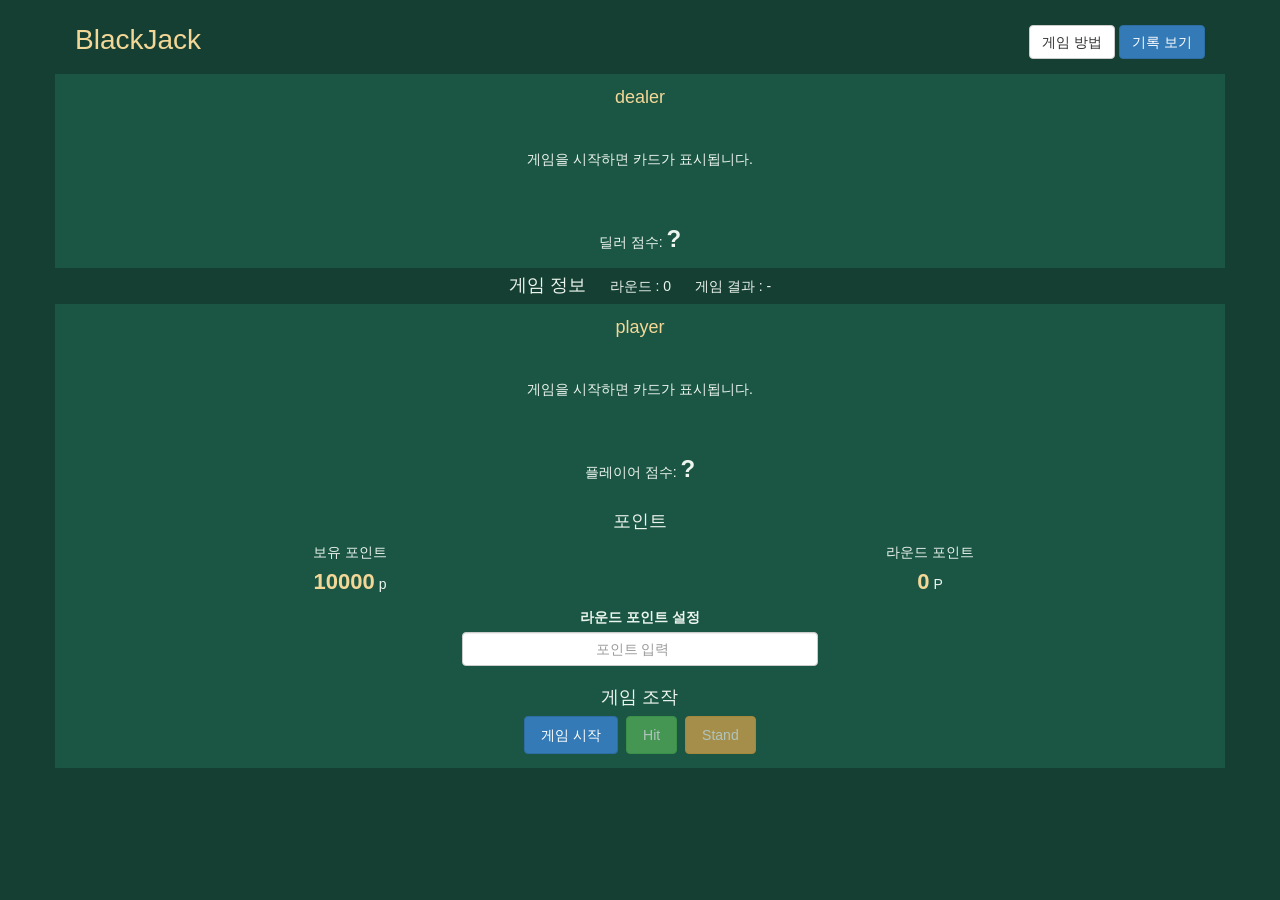
<file: src/main/webapp/index.html>
<!DOCTYPE html>
<html lang="ko">
<head>
<meta charset="UTF-8">

<!-- 모바일 화면 대응 -->
<meta name="viewport" content="width=device-width, initial-scale=1">

<!-- Bootstrap CSS -->
<link rel="stylesheet" href="https://maxcdn.bootstrapcdn.com/bootstrap/3.3.6/css/bootstrap.min.css">

<!-- 게임 화면 CSS -->
<link rel="stylesheet" href="css/style.css">

<title>Black Jack</title>
</head>
<body>
	<!-- 상단 메뉴 : 게임 제목, 게임방법, 기록 -->
	<header class="container">
    	<div class="row">
        	<div class="col-sm-6">
            	<h1>BlackJack</h1>
       		 </div>

        	<nav class="col-sm-6 text-right">
				<!-- 게임 유지하고 방법은 새 탭에서 보기 -->
            	<a href="rules.html" target="_blank" class="btn btn-default">게임 방법</a>
            	<button type="button" id="records_btn" class="btn btn-primary"
						data-toggle="modal" data-target="#records_modal">
            	기록 보기
            	</button>
        	</nav>
    	</div>
	</header>

	
	<!-- 딜러 -->
	<section class="container">
		<div class="row">
			<div class="col-sm-12 text-center">
				<h2>dealer</h2>
				
				<!-- 딜러 카드 -->
				<div id="dealer_cards">
					<p>게임을 시작하면 카드가 표시됩니다.</p>	 	
					<!-- <img src="cards/back.png"> -->
				</div>
				
				<!-- 딜러 점수 -->
				<p>
					딜러 점수:
					<span id="dealer_score">?</span>
				</p>
				
			</div>
			
		</div>
	</section>
	
	
<!-- 게임 정보 -->
<section class="container" id="game_info">
    <div class="row">
        <div class="col-sm-12 text-center">

            <h3>게임 정보</h3>

            <p>
                라운드 :
                <span id="round_count">0</span>
            </p>

            <p>
                게임 결과 :
                <span id="game_result">-</span>
            </p>

        </div>
    </div>
</section>

	
<!-- 플레이어 -->
<section class="container">
	<div class="row">
		<div class="col-sm-12 text-center">
			<h2>player</h2>
				
			<!-- 플레이어 카드 -->
			<div id="player_cards">
				<p>게임을 시작하면 카드가 표시됩니다.</p>	 	
				<!-- <img src="cards/back.png"> -->
			</div>
				
			<!-- 플레이어 점수 -->
			<p>
				플레이어 점수:
				<span id="player_score">?</span>
			</p>
				
		</div>
			
	</div>
</section>



<!-- 포인트 -->
<section class="container" id="points_info">
    <div class="row">
        <div class="col-sm-12 text-center">
            <h3>포인트</h3>
        </div>
    </div>

    <div class="row">
        <div class="col-sm-6 text-center">
            <p>보유 포인트</p>
            <span id="total_points">10000</span> p
        </div>

        <div class="col-sm-6 text-center">
            <p>라운드 포인트</p>
            <span id="round_points">0</span> P
        </div>
    </div>
	
    <!-- 포인트 입력 -->
    <div class="row">
        <div class="col-sm-4 col-sm-offset-4 text-center">
            <div class="form-group">
                <label for="point_input">라운드 포인트 설정</label>
                <input type="number"
                       id="point_input"
                       class="form-control"
                       min="1"
                       max="10000"
                       step="1"
                       placeholder="포인트 입력">
            </div>
        </div>
    </div>
</section>



	
<!-- 게임 조작 -->
<section class="container" id="game_controls">
    <div class="row">
        <div class="col-sm-12 text-center">

            <h3>게임 조작</h3>

            <button type="button" id="start_game"
                    class="btn btn-primary">
                게임 시작
            </button>

            <button type="button" id="hit_btn"
                    class="btn btn-success" disabled>
                Hit
            </button>

            <button type="button" id="stand_btn"
                    class="btn btn-warning" disabled>
                Stand
            </button>

            <!-- 포인트 없으면 종료 안내 -->
            <p id="game_message" class="text-danger"></p>

        </div>
    </div>
</section>

	
	<footer>
	
	</footer>
	<!-- 외부 Modal HTML을 불러올 위치 -->
	<div id="modal_container"></div>
	
	
<!-- jQuery -->
<script src="https://ajax.googleapis.com/ajax/libs/jquery/1.12.4/jquery.min.js"></script>

<!-- Bootstrap 3.3.6 JavaScript -->
<script src="https://maxcdn.bootstrapcdn.com/bootstrap/3.3.6/js/bootstrap.min.js"></script>

<script src="js/main.js"></script>
	
	
</body>

</html>
</file>
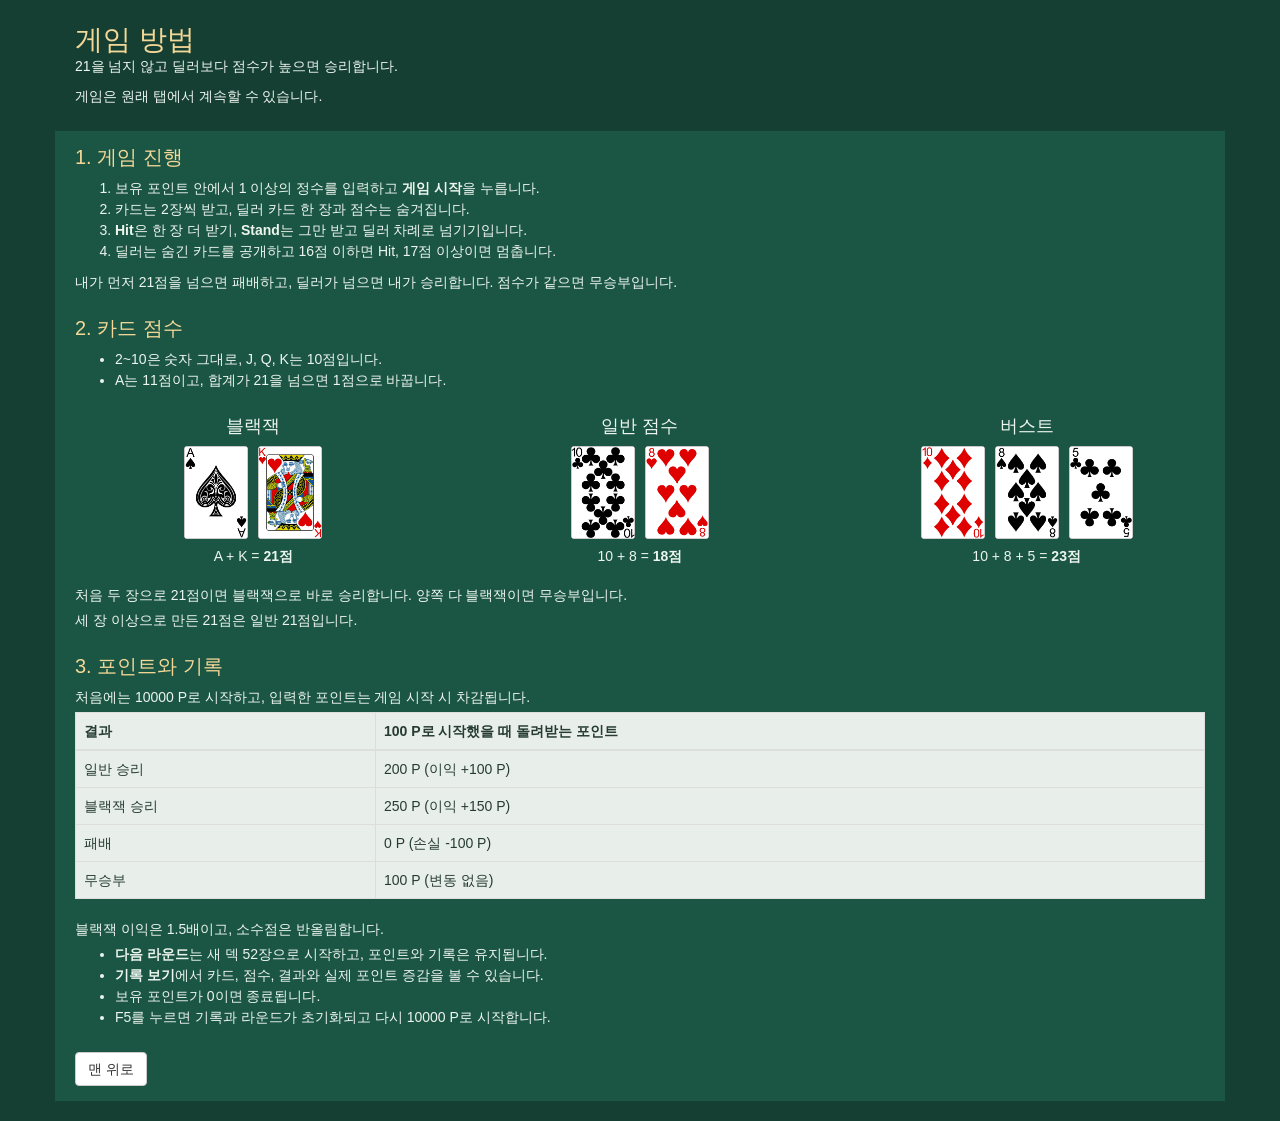
<file: src/main/webapp/rules.html>
<!DOCTYPE html>
<html lang="ko">
<head>
	<meta charset="UTF-8">
	<meta name="viewport" content="width=device-width, initial-scale=1">
	<link rel="stylesheet" href="https://maxcdn.bootstrapcdn.com/bootstrap/3.3.6/css/bootstrap.min.css">
	<link rel="stylesheet" href="css/style.css">
	<title>게임 방법</title>
</head>
<body>
	<header class="container">
		<h1>게임 방법</h1>
		<p>21을 넘지 않고 딜러보다 점수가 높으면 승리합니다.</p>
		<p>게임은 원래 탭에서 계속할 수 있습니다.</p>
	</header>

	<main class="container" id="rules_page">
		<!-- 게임 진행 -->
		<section>
			<h2>1. 게임 진행</h2>
			<ol>
				<li>보유 포인트 안에서 1 이상의 정수를 입력하고 <strong>게임 시작</strong>을 누릅니다.</li>
				<li>카드는 2장씩 받고, 딜러 카드 한 장과 점수는 숨겨집니다.</li>
				<li><strong>Hit</strong>은 한 장 더 받기, <strong>Stand</strong>는 그만 받고 딜러 차례로 넘기기입니다.</li>
				<li>딜러는 숨긴 카드를 공개하고 16점 이하면 Hit, 17점 이상이면 멈춥니다.</li>
			</ol>
			<p>내가 먼저 21점을 넘으면 패배하고, 딜러가 넘으면 내가 승리합니다. 점수가 같으면 무승부입니다.</p>
		</section>

		<!-- 카드 점수 -->
		<section>
			<h2>2. 카드 점수</h2>
			<ul>
				<li>2~10은 숫자 그대로, J, Q, K는 10점입니다.</li>
				<li>A는 11점이고, 합계가 21을 넘으면 1점으로 바꿉니다.</li>
			</ul>
			<div class="row">
				<div class="col-sm-4 rules_example">
					<h3>블랙잭</h3>
					<img src="cards/ace_of_spades.png" alt="스페이드 A">
					<img src="cards/king_of_hearts.png" alt="하트 K">
					<p>A + K = <strong>21점</strong></p>
				</div>
				<div class="col-sm-4 rules_example">
					<h3>일반 점수</h3>
					<img src="cards/10_of_clubs.png" alt="클로버 10">
					<img src="cards/8_of_hearts.png" alt="하트 8">
					<p>10 + 8 = <strong>18점</strong></p>
				</div>
				<div class="col-sm-4 rules_example">
					<h3>버스트</h3>
					<img src="cards/10_of_diamonds.png" alt="다이아몬드 10">
					<img src="cards/8_of_spades.png" alt="스페이드 8">
					<img src="cards/5_of_clubs.png" alt="클로버 5">
					<p>10 + 8 + 5 = <strong>23점</strong></p>
				</div>
			</div>
			<p>처음 두 장으로 21점이면 블랙잭으로 바로 승리합니다. 양쪽 다 블랙잭이면 무승부입니다.</p>
			<p>세 장 이상으로 만든 21점은 일반 21점입니다.</p>
		</section>

		<!-- 포인트랑 기록 -->
		<section>
			<h2>3. 포인트와 기록</h2>
			<p>처음에는 10000 P로 시작하고, 입력한 포인트는 게임 시작 시 차감됩니다.</p>
			<table class="table table-bordered">
				<thead>
					<tr>
						<th>결과</th>
						<th>100 P로 시작했을 때 돌려받는 포인트</th>
					</tr>
				</thead>
				<tbody>
					<tr>
						<td>일반 승리</td>
						<td>200 P (이익 +100 P)</td>
					</tr>
					<tr>
						<td>블랙잭 승리</td>
						<td>250 P (이익 +150 P)</td>
					</tr>
					<tr>
						<td>패배</td>
						<td>0 P (손실 -100 P)</td>
					</tr>
					<tr>
						<td>무승부</td>
						<td>100 P (변동 없음)</td>
					</tr>
				</tbody>
			</table>
			<p>블랙잭 이익은 1.5배이고, 소수점은 반올림합니다.</p>
			<ul>
				<li><strong>다음 라운드</strong>는 새 덱 52장으로 시작하고, 포인트와 기록은 유지됩니다.</li>
				<li><strong>기록 보기</strong>에서 카드, 점수, 결과와 실제 포인트 증감을 볼 수 있습니다.</li>
				<li>보유 포인트가 0이면 종료됩니다.</li>
				<li>F5를 누르면 기록과 라운드가 초기화되고 다시 10000 P로 시작합니다.</li>
			</ul>
		</section>
		<a href="#" class="btn btn-default">맨 위로</a>
	</main>
</body>
</html>
</file>
<file: src/main/webapp/css/style.css>
/* 전체 배경이랑 글자 */
body{
	margin: 0;
	padding: 0 0 20px;
	background-color: #153f33;
	color: #edf5ef;
	font-family: "맑은 고딕", 돋움, arial;
	font-size: 14px;
}

/* 제목이랑 메뉴 */
header.container{
	margin: 10px auto 0;
	padding: 15px 20px;
}

header h1{
	margin: 0;
	color: #f3d797;
	font-size: 28px;
}

/* 게임 화면 */
section.container{
	padding: 8px 20px;
	background-color: #1b5644;
}

section h2, section h3{
	margin: 6px 0;
	font-size: 18px;
}

section h2{
	color: #f3d797;
}

section p{
	margin: 4px 0;
}

/* 점수 숫자 크게 */
#dealer_score, #player_score{
	font-size: 24px;
	font-weight: bold;
}

/* 카드 크기랑 간격 */
#dealer_cards, #player_cards{
	margin-bottom: 8px;
}

#dealer_cards img, #player_cards img{
	width: 72px;
	height: auto;
	margin: 4px;
}

/* 카드 없을때 자리 남기기 */
#dealer_cards p, #player_cards p{
	height: 100px;
	margin: 0;
	padding: 35px 0;
}

/* 라운드랑 결과 한줄로 */
#game_info{
	background-color: #153f33;
}

#game_info h3, #game_info p{
	display: inline;
	margin: 0 10px;
}

/* 포인트 */
#points_info .col-sm-6{
	float: left;
	width: 50%;
}

#total_points, #round_points{
	color: #f3d797;
	font-size: 22px;
	font-weight: bold;
}

#points_info .form-group{
	margin: 10px 0 0;
}

#point_input{
	text-align: center;
}

/* 조작 버튼이랑 종료 안내 */
#game_controls .btn{
	margin: 2px;
	padding: 8px 16px;
}

#game_message{
	color: #ffdbbd;
	line-height: 150%;
}

/* 기록 팝업 글자색 */
#records_modal .modal-content{
	color: #263b32;
}

/* 표 제목이랑 카드칸 배경 */
#records_modal .modal-header, #records_modal th, #records_body .record_hand{
	background-color: #e8efeb;
}

#records_modal th, #records_body td{
	text-align: center;
}

/* 기록 카드 테두리 */
#records_body img{
	width: 35px;
	height: auto;
	margin: 2px;
	border: 1px solid #9baa9f;
}

/* 승리랑 획득 포인트 */
.record_green, #points_gained{
	color: #237044;
	font-weight: bold;
}

/* 패배랑 차감 포인트 */
.record_red, #points_lost{
	color: #b33232;
	font-weight: bold;
}

/* 무승부랑 0포인트 */
.record_gray{
	color: #666666;
	font-weight: bold;
}

/* 게임 방법 페이지 */
#rules_page{
	padding: 15px 20px;
	background-color: #1b5644;
}

#rules_page section{
	margin: 0 0 24px;
}

#rules_page h2{
	margin: 0 0 10px;
	color: #f3d797;
	font-size: 20px;
}

#rules_page p, #rules_page li{
	line-height: 150%;
}

/* 카드 예시 */
#rules_page .rules_example{
	padding: 10px;
	text-align: center;
}

#rules_page img{
	width: 64px;
	height: auto;
	margin: 3px;
}

/* 포인트 안내 표 */
#rules_page .table{
	background-color: #e8efeb;
	color: #263b32;
}
</file>
